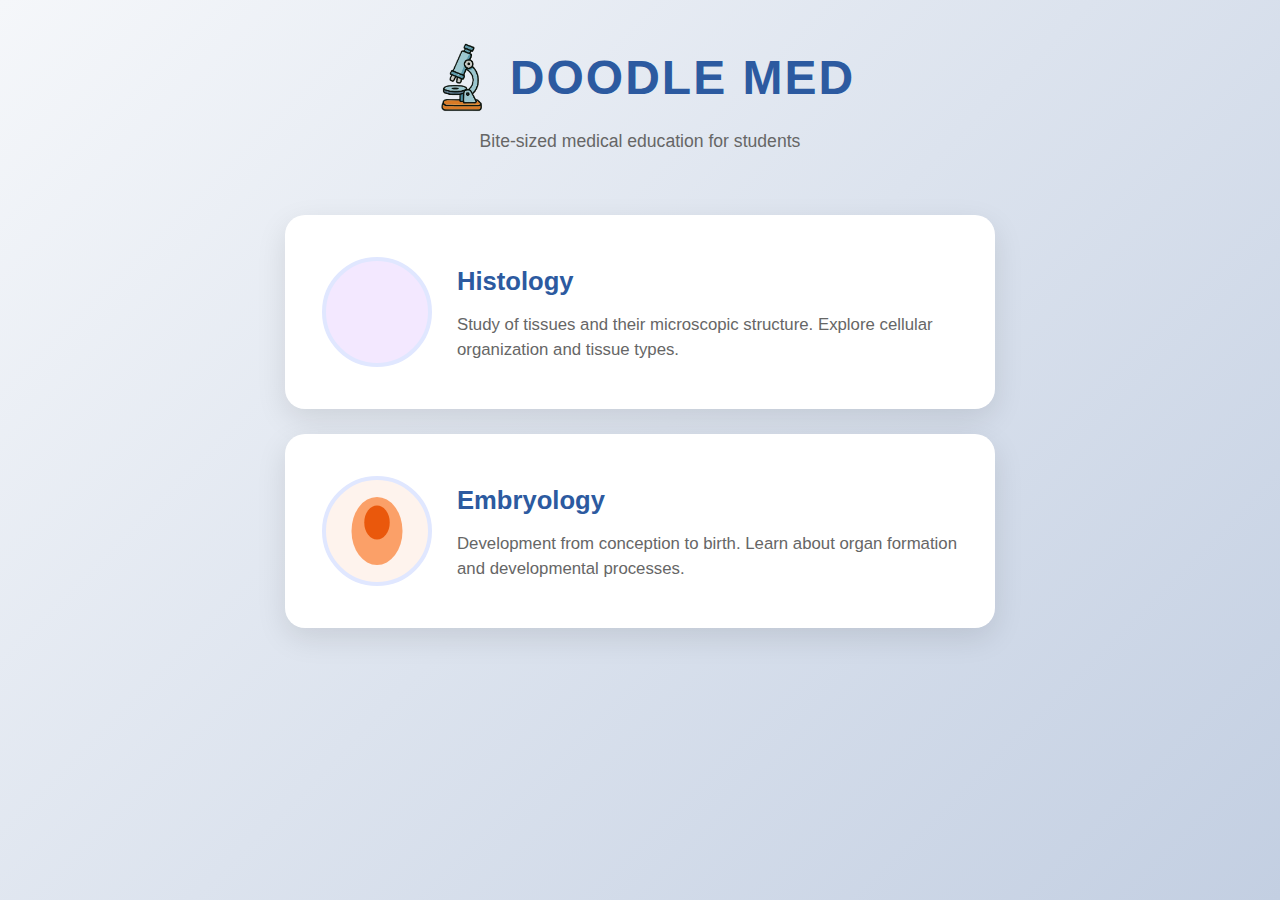
<file: index.html>
<!DOCTYPE html>
<html lang="en">
<head>
    <meta charset="UTF-8">
    <meta name="viewport" content="width=device-width, initial-scale=1.0">
    <title>DOODLEMED - Bite-sized Medical Education</title>
    <style>
        * {
            margin: 0;
            padding: 0;
            box-sizing: border-box;
        }

        body {
            font-family: 'Segoe UI', Tahoma, Geneva, Verdana, sans-serif;
            background: linear-gradient(135deg, #f5f7fa 0%, #c3cfe2 100%);
            min-height: 100vh;
            color: #333;
            line-height: 1.6;
        }

        .container {
            max-width: 600px;
            margin: 0 auto;
            padding: 20px;
        }

        header {
            text-align: center;
            margin-bottom: 40px;
            padding: 20px 0;
        }

        .logo {
            display: flex;
            align-items: center;
            justify-content: center;
            gap: 15px;
            margin-bottom: 10px;
        }

        .logo h1 {
            font-size: 3rem;
            font-weight: 700;
            color: #2c5aa0;
            letter-spacing: 2px;
        }

        .logo-img {
            width: 70px;
            height: 70px;
            object-fit: contain;
        }

        .tagline {
            color: #666;
            font-size: 1.1rem;
            margin-top: 5px;
        }

        .page {
            display: none;
        }

        .page.active {
            display: block;
        }

        /* Landing Page Styles - Vertical Layout */
        .topics-container {
            display: flex;
            flex-direction: column;
            gap: 25px;
            margin-top: 40px;
        }

        .topic-card {
            background: white;
            border-radius: 20px;
            padding: 30px;
            display: flex;
            align-items: center;
            gap: 25px;
            box-shadow: 0 10px 30px rgba(0,0,0,0.1);
            transition: all 0.3s ease;
            cursor: pointer;
            border: 2px solid transparent;
            width: 100%;
        }

        .topic-card:hover {
            transform: translateY(-5px);
            box-shadow: 0 15px 40px rgba(0,0,0,0.15);
            border-color: #2c5aa0;
        }

        .topic-icon {
            width: 100px;
            height: 100px;
            border-radius: 50%;
            background-size: cover;
            background-position: center;
            border: 4px solid #e0e7ff;
            transition: border-color 0.3s ease;
            flex-shrink: 0;
        }

        .topic-card:hover .topic-icon {
            border-color: #2c5aa0;
        }

        .topic-content {
            flex: 1;
            text-align: left;
        }

        .histology-icon {
            background-image: url('[data-uri]');
            background-color: #f3e8ff;
        }

        .embryology-icon {
            background-image: url('[data-uri]');
            background-color: #fef3ed;
        }

        .topic-title {
            font-size: 1.5rem;
            font-weight: 600;
            color: #2c5aa0;
            margin-bottom: 10px;
        }

        .topic-description {
            color: #666;
            font-size: 1rem;
            line-height: 1.5;
        }

        /* Subtopics Page Styles */
        .back-btn {
            background: #2c5aa0;
            color: white;
            border: none;
            padding: 12px 24px;
            border-radius: 25px;
            cursor: pointer;
            font-size: 1rem;
            margin-bottom: 30px;
            transition: background 0.3s ease;
        }

        .back-btn:hover {
            background: #1e3d6f;
        }

        .subtopics-grid {
            display: grid;
            gap: 25px;
        }

        .subtopic-card {
            background: white;
            border-radius: 15px;
            padding: 25px;
            box-shadow: 0 5px 20px rgba(0,0,0,0.1);
            transition: all 0.3s ease;
            cursor: pointer;
            border-left: 4px solid #2c5aa0;
        }

        .subtopic-card:hover {
            transform: translateX(5px);
            box-shadow: 0 8px 30px rgba(0,0,0,0.15);
        }

        .subtopic-title {
            font-size: 1.3rem;
            color: #2c5aa0;
            font-weight: 600;
            margin-bottom: 10px;
        }

        .subtopic-meta {
            display: flex;
            gap: 15px;
            color: #666;
            font-size: 0.9rem;
        }

        .meta-item {
            display: flex;
            align-items: center;
            gap: 5px;
        }

        /* Blog-style Content Layout */
        .content-article {
            background: white;
            border-radius: 15px;
            box-shadow: 0 5px 20px rgba(0,0,0,0.1);
            overflow: hidden;
            margin-bottom: 30px;
        }

        .article-header {
            padding: 30px 30px 20px;
            border-bottom: 1px solid #e0e7ff;
        }

        .article-title {
            font-size: 2.2rem;
            font-weight: 700;
            color: #2c5aa0;
            margin-bottom: 10px;
            line-height: 1.3;
        }

        .article-meta {
            display: flex;
            gap: 20px;
            color: #666;
            font-size: 0.9rem;
            align-items: center;
        }

        .meta-badge {
            background: #e0e7ff;
            color: #2c5aa0;
            padding: 4px 12px;
            border-radius: 12px;
            font-size: 0.8rem;
            font-weight: 500;
        }

        /* Video Section - Always at top */
        .video-section {
            padding: 30px 30px 0;
        }

        .video-container {
            position: relative;
            width: 100%;
            height: 0;
            padding-bottom: 56.25%; /* 16:9 aspect ratio */
            border-radius: 12px;
            overflow: hidden;
            margin-bottom: 20px;
            box-shadow: 0 4px 15px rgba(0,0,0,0.1);
        }

        .video-container iframe {
            position: absolute;
            top: 0;
            left: 0;
            width: 100%;
            height: 100%;
            border: 0;
            border-radius: 12px;
        }

        .video-placeholder {
            background: linear-gradient(135deg, #2c5aa0, #1e3d6f);
            color: white;
            height: 300px;
            border-radius: 12px;
            display: flex;
            flex-direction: column;
            align-items: center;
            justify-content: center;
            font-size: 1.2rem;
            margin-bottom: 20px;
            text-align: center;
            gap: 10px;
            box-shadow: 0 4px 15px rgba(0,0,0,0.1);
        }

        .video-info {
            padding: 0 0 30px;
        }

        .video-title {
            font-size: 1.2rem;
            font-weight: 600;
            color: #2c5aa0;
            margin-bottom: 8px;
        }

        .video-description {
            color: #666;
            font-size: 1rem;
            line-height: 1.5;
        }

        /* Notes Section - Always below video */
        .notes-section {
            padding: 0 30px 30px;
        }

        .notes-title {
            color: #2c5aa0;
            font-size: 1.8rem;
            font-weight: 600;
            margin-bottom: 20px;
            padding-bottom: 10px;
            border-bottom: 2px solid #e0e7ff;
        }

        .notes-content {
            font-size: 1.1rem;
            line-height: 1.8;
            color: #444;
        }

        .notes-content h3 {
            color: #2c5aa0;
            font-size: 1.3rem;
            margin: 25px 0 15px;
            font-weight: 600;
        }

        .notes-content h4 {
            color: #1e3d6f;
            font-size: 1.1rem;
            margin: 20px 0 10px;
            font-weight: 600;
        }

        .notes-content ul {
            margin: 15px 0;
            padding-left: 25px;
        }

        .notes-content li {
            margin-bottom: 8px;
        }

        .notes-content p {
            margin-bottom: 15px;
        }

        .notes-placeholder {
            color: #666;
            font-style: italic;
            text-align: center;
            padding: 40px 20px;
            background: linear-gradient(135deg, #f8fafc, #e2e8f0);
            border-radius: 12px;
            border: 2px dashed #cbd5e1;
        }

        /* Responsive Design */
        @media (max-width: 768px) {
            .container {
                max-width: 100%;
                padding: 15px;
            }

            .logo h1 {
                font-size: 2.2rem;
            }

            .topic-card {
                flex-direction: column;
                text-align: center;
                gap: 20px;
                padding: 25px 20px;
            }

            .topic-content {
                text-align: center;
            }

            .topic-icon {
                width: 90px;
                height: 90px;
            }

            .article-header {
                padding: 25px 20px 15px;
            }

            .article-title {
                font-size: 1.8rem;
            }

            .video-section {
                padding: 20px 20px 0;
            }

            .notes-section {
                padding: 0 20px 25px;
            }

            .video-placeholder {
                height: 200px;
                font-size: 1rem;
            }

            .notes-content {
                font-size: 1rem;
            }

            .article-meta {
                flex-wrap: wrap;
                gap: 10px;
            }

            .subtopic-meta {
                flex-direction: column;
                align-items: flex-start;
                gap: 8px;
            }
        }

        @media (max-width: 480px) {
            .container {
                padding: 12px;
            }

            .logo {
                gap: 10px;
            }

            .logo h1 {
                font-size: 1.8rem;
                letter-spacing: 1px;
            }

            .logo-img {
                width: 45px;
                height: 45px;
            }

            .topic-card {
                padding: 20px 15px;
                gap: 15px;
            }

            .topic-icon {
                width: 70px;
                height: 70px;
            }

            .topic-title {
                font-size: 1.3rem;
            }

            .topic-description {
                font-size: 0.9rem;
            }

            .article-header {
                padding: 20px 15px 15px;
            }

            .article-title {
                font-size: 1.6rem;
            }

            .video-section {
                padding: 15px 15px 0;
            }

            .notes-section {
                padding: 0 15px 20px;
            }

            .notes-title {
                font-size: 1.5rem;
            }

            .video-container {
                padding-bottom: 56.25%;
            }

            .video-placeholder {
                height: 180px;
                font-size: 0.9rem;
            }

            .subtopic-card {
                padding: 20px 15px;
            }
        }

        /* Large screen optimization */
        @media (min-width: 769px) {
            .container {
                max-width: 700px;
            }

            .topic-card {
                max-width: 100%;
                padding: 35px 30px;
            }

            .topic-icon {
                width: 110px;
                height: 110px;
            }

            .topic-title {
                font-size: 1.6rem;
            }

            .topic-description {
                font-size: 1.05rem;
            }
        }

        @media (min-width: 1024px) {
            .container {
                max-width: 750px;
            }

            .article-title {
                font-size: 2.5rem;
            }

            .notes-content {
                font-size: 1.15rem;
            }

            .topic-card {
                padding: 40px 35px;
            }
        }

        /* iPad specific optimizations */
        @media screen and (min-width: 768px) and (max-width: 1024px) {
            .container {
                max-width: 650px;
                padding: 25px;
            }

            .topic-card {
                padding: 35px 30px;
                gap: 25px;
            }

            .topic-icon {
                width: 100px;
                height: 100px;
            }

            .logo h1 {
                font-size: 2.5rem;
            }

            .topic-title {
                font-size: 1.5rem;
            }

            .topic-description {
                font-size: 1rem;
                line-height: 1.6;
            }
        }

        /* Touch-friendly improvements */
        @media (hover: none) and (pointer: coarse) {
            .topic-card {
                padding: 25px 20px;
            }

            .topic-card:active {
                transform: translateY(-2px);
                box-shadow: 0 8px 25px rgba(0,0,0,0.15);
            }

            .subtopic-card:active {
                transform: translateX(3px);
            }

            .back-btn:active {
                background: #1e3d6f;
            }
        }
    </style>
</head>
<body>
    <div class="container">
        <header>
            <div class="logo">
                <img src="doodlemedLogo.png" alt="doodleMed Logo" class="logo-img">
                <h1>DOODLE MED</h1>
            </div>
            <p class="tagline">Bite-sized medical education for students</p>
        </header>

        <!-- Landing Page -->
        <div id="landing" class="page active">
            <div class="topics-container">
                <div class="topic-card" onclick="showSubtopics('histology')">
                    <div class="topic-icon histology-icon"></div>
                    <div class="topic-content">
                        <h3 class="topic-title">Histology</h3>
                        <p class="topic-description">Study of tissues and their microscopic structure. Explore cellular organization and tissue types.</p>
                    </div>
                </div>

                <div class="topic-card" onclick="showSubtopics('embryology')">
                    <div class="topic-icon embryology-icon"></div>
                    <div class="topic-content">
                        <h3 class="topic-title">Embryology</h3>
                        <p class="topic-description">Development from conception to birth. Learn about organ formation and developmental processes.</p>
                    </div>
                </div>
            </div>
        </div>

        <!-- Subtopics Page -->
        <div id="subtopics" class="page">
            <button class="back-btn" onclick="showLanding()">← Back to Topics</button>
            <h2 id="subtopic-title" style="color: #2c5aa0; margin-bottom: 30px; font-size: 2rem;"></h2>
            
            <div class="subtopics-grid" id="subtopics-container">
                <!-- Subtopics are populated by JavaScript -->
            </div>
        </div>

        <!-- Content Page - Blog Style -->
        <div id="content" class="page">
            <button class="back-btn" onclick="showSubtopics(currentTopic)">← Back to Subtopics</button>
            
            <article class="content-article">
                <!-- Article Header -->
                <header class="article-header">
                    <h1 id="content-title" class="article-title"></h1>
                    <div class="article-meta">
                        <span id="topic-badge" class="meta-badge"></span>
                        <span>📚 Study Material</span>
                        <span id="video-badge"></span>
                    </div>
                </header>

                <!-- Video Section - Always first -->
                <section class="video-section">
                    <div id="video-content">
                        <!-- Video content will be inserted here by JavaScript -->
                    </div>
                    <div class="video-info">
                        <div id="video-title-display" class="video-title"></div>
                        <div id="video-description-display" class="video-description"></div>
                    </div>
                </section>

                <!-- Notes Section - Always after video -->
                <section class="notes-section">
                    <h2 class="notes-title">Study Notes & Key Concepts</h2>
                    <div id="notes-content" class="notes-content">
                        <div class="notes-placeholder">
                            📝 Comprehensive study notes will appear here
                            <br><br>
                            This section will include:
                            <br>• Key concepts and definitions
                            <br>• Detailed explanations with diagrams
                            <br>• Clinical correlations
                            <br>• Study tips and mnemonics
                            <br>• Practice questions and answers
                        </div>
                    </div>
                </section>
            </article>
        </div>
    </div>

    <script>
        let currentTopic = '';
        let currentSubtopic = '';
        
        const subtopicsData = {
            histology: [
                { 
                    title: 'Epithelial Tissue', 
                    hasVideo: true, 
                    hasNotes: true,
                    videoId: 'YE7VzlLtp-4',
                    videoTitle: 'Epithelial Tissue - Complete Overview',
                    videoDescription: 'Comprehensive study of epithelial tissue types, classifications, and their functions in the human body.'
                },
                { 
                    title: 'Connective Tissue', 
                    hasVideo: true, 
                    hasNotes: true,
                    videoTitle: 'Connective Tissue Types and Functions',
                    videoDescription: 'Explore the various types of connective tissue and their role in supporting body structures.'
                },
                { 
                    title: 'Muscle Tissue', 
                    hasVideo: false, 
                    hasNotes: true,
                    videoTitle: 'Muscle Tissue Histology',
                    videoDescription: 'Understanding the three types of muscle tissue: skeletal, cardiac, and smooth muscle.'
                },
                { 
                    title: 'Nervous Tissue', 
                    hasVideo: true, 
                    hasNotes: true,
                    videoTitle: 'Nervous Tissue Structure and Function',
                    videoDescription: 'Detailed examination of neurons, glial cells, and nervous tissue organization.'
                },
                { 
                    title: 'Blood and Hematopoiesis', 
                    hasVideo: false, 
                    hasNotes: true,
                    videoTitle: 'Blood Formation and Components',
                    videoDescription: 'Study of blood cells, plasma, and the process of hematopoiesis.'
                }
            ],
            embryology: [
                { 
                    title: 'Lymph Node Development', 
                    hasVideo: false, 
                    hasNotes: true,
                    videoTitle: 'Lymphatic System Development',
                    videoDescription: 'Formation and development of lymph nodes during embryogenesis.'
                },
                { 
                    title: 'Heart Development', 
                    hasVideo: false, 
                    hasNotes: true,
                    videoTitle: 'Cardiac Development Process',
                    videoDescription: 'Step-by-step formation of the heart from early cardiac tube to four-chambered organ.'
                },
                { 
                    title: 'Neural Tube Formation', 
                    hasVideo: false, 
                    hasNotes: true,
                    videoTitle: 'Neurulation and Neural Development',
                    videoDescription: 'Formation of the neural tube and early nervous system development.'
                },
                { 
                    title: 'Gastrulation', 
                    hasVideo: false, 
                    hasNotes: true,
                    videoTitle: 'Gastrulation Process',
                    videoDescription: 'Formation of the three primary germ layers during early embryonic development.'
                },
                { 
                    title: 'Organ System Development', 
                    hasVideo: false, 
                    hasNotes: true,
                    videoTitle: 'Organogenesis Overview',
                    videoDescription: 'Development of major organ systems from germ layer differentiation.'
                }
            ]
        };

        function showPage(pageId) {
            document.querySelectorAll('.page').forEach(page => {
                page.classList.remove('active');
            });
            document.getElementById(pageId).classList.add('active');
        }

        function showLanding() {
            showPage('landing');
        }

        function showSubtopics(topic) {
            currentTopic = topic;
            showPage('subtopics');
            
            document.getElementById('subtopic-title').textContent = 
                topic.charAt(0).toUpperCase() + topic.slice(1) + ' Topics';
            
            const container = document.getElementById('subtopics-container');
            container.innerHTML = '';
            
            subtopicsData[topic].forEach(subtopic => {
                const card = document.createElement('div');
                card.className = 'subtopic-card';
                card.onclick = () => showContent(subtopic);
                
                card.innerHTML = `
                    <h4 class="subtopic-title">${subtopic.title}</h4>
                    <div class="subtopic-meta">
                        <span class="meta-item">
                            ${subtopic.hasVideo ? '🎥 Video Available' : '📝 Study Notes'}
                        </span>
                        <span class="meta-item">
                            📚 Detailed Content
                        </span>
                    </div>
                `;
                
                container.appendChild(card);
            });
        }

        function showContent(subtopic) {
            currentSubtopic = subtopic;
            showPage('content');
            
            // Set article title and meta information
            document.getElementById('content-title').textContent = subtopic.title;
            document.getElementById('topic-badge').textContent = 
                currentTopic.charAt(0).toUpperCase() + currentTopic.slice(1);
            
            // Set video badge
            const videoBadge = document.getElementById('video-badge');
            videoBadge.textContent = subtopic.hasVideo ? '🎥 Video Content' : '📝 Text Content';
            
            // Set video info
            document.getElementById('video-title-display').textContent = 
                subtopic.videoTitle || subtopic.title;
            document.getElementById('video-description-display').textContent = 
                subtopic.videoDescription || 'Educational content for ' + subtopic.title;
            
            // Handle video content
            const videoContent = document.getElementById('video-content');
            
            if (subtopic.hasVideo && subtopic.videoId) {
                // Show actual YouTube video
                videoContent.innerHTML = `
                    <div class="video-container">
                        <iframe 
                            src="https://www.youtube.com/embed/${subtopic.videoId}" 
                            title="${subtopic.videoTitle || subtopic.title}"
                            frameborder="0" 
                            allow="accelerometer; autoplay; clipboard-write; encrypted-media; gyroscope; picture-in-picture; web-share" 
                            referrerpolicy="strict-origin-when-cross-origin"
                            allowfullscreen>
                        </iframe>
                    </div>
                `;
            } else if (subtopic.hasVideo) {
                // Show placeholder for topics that should have video but don't have one yet
                videoContent.innerHTML = `
                    <div class="video-placeholder">
                        <div style="font-size: 3rem;">🎥</div>
                        <div style="font-size: 1.3rem; font-weight: 600;">Video Content Coming Soon</div>
                        <small style="opacity: 0.8;">Educational video for ${subtopic.title}</small>
                    </div>
                `;
            } else {
                // Show study-focused placeholder
                videoContent.innerHTML = `
                    <div class="video-placeholder">
                        <div style="font-size: 3rem;">📚</div>
                        <div style="font-size: 1.3rem; font-weight: 600;">Detailed Study Material</div>
                        <small style="opacity: 0.8;">Comprehensive notes and learning resources for ${subtopic.title}</small>
                    </div>
                `;
            }
            
            // Scroll to top of content
            window.scrollTo({ top: 0, behavior: 'smooth' });
        }

        // Make the site responsive to orientation changes
        window.addEventListener('orientationchange', function() {
            setTimeout(function() {
                window.scrollTo(0, 0);
            }, 100);
        });

        // Smooth scrolling for better UX
        document.addEventListener('DOMContentLoaded', function() {
            // Add smooth scrolling to all internal links
            document.querySelectorAll('a[href^="#"]').forEach(anchor => {
                anchor.addEventListener('click', function (e) {
                    e.preventDefault();
                    const target = document.querySelector(this.getAttribute('href'));
                    if (target) {
                        target.scrollIntoView({
                            behavior: 'smooth',
                            block: 'start'
                        });
                    }
                });
            });
        });
    </script>
</body>
</html>
</file>
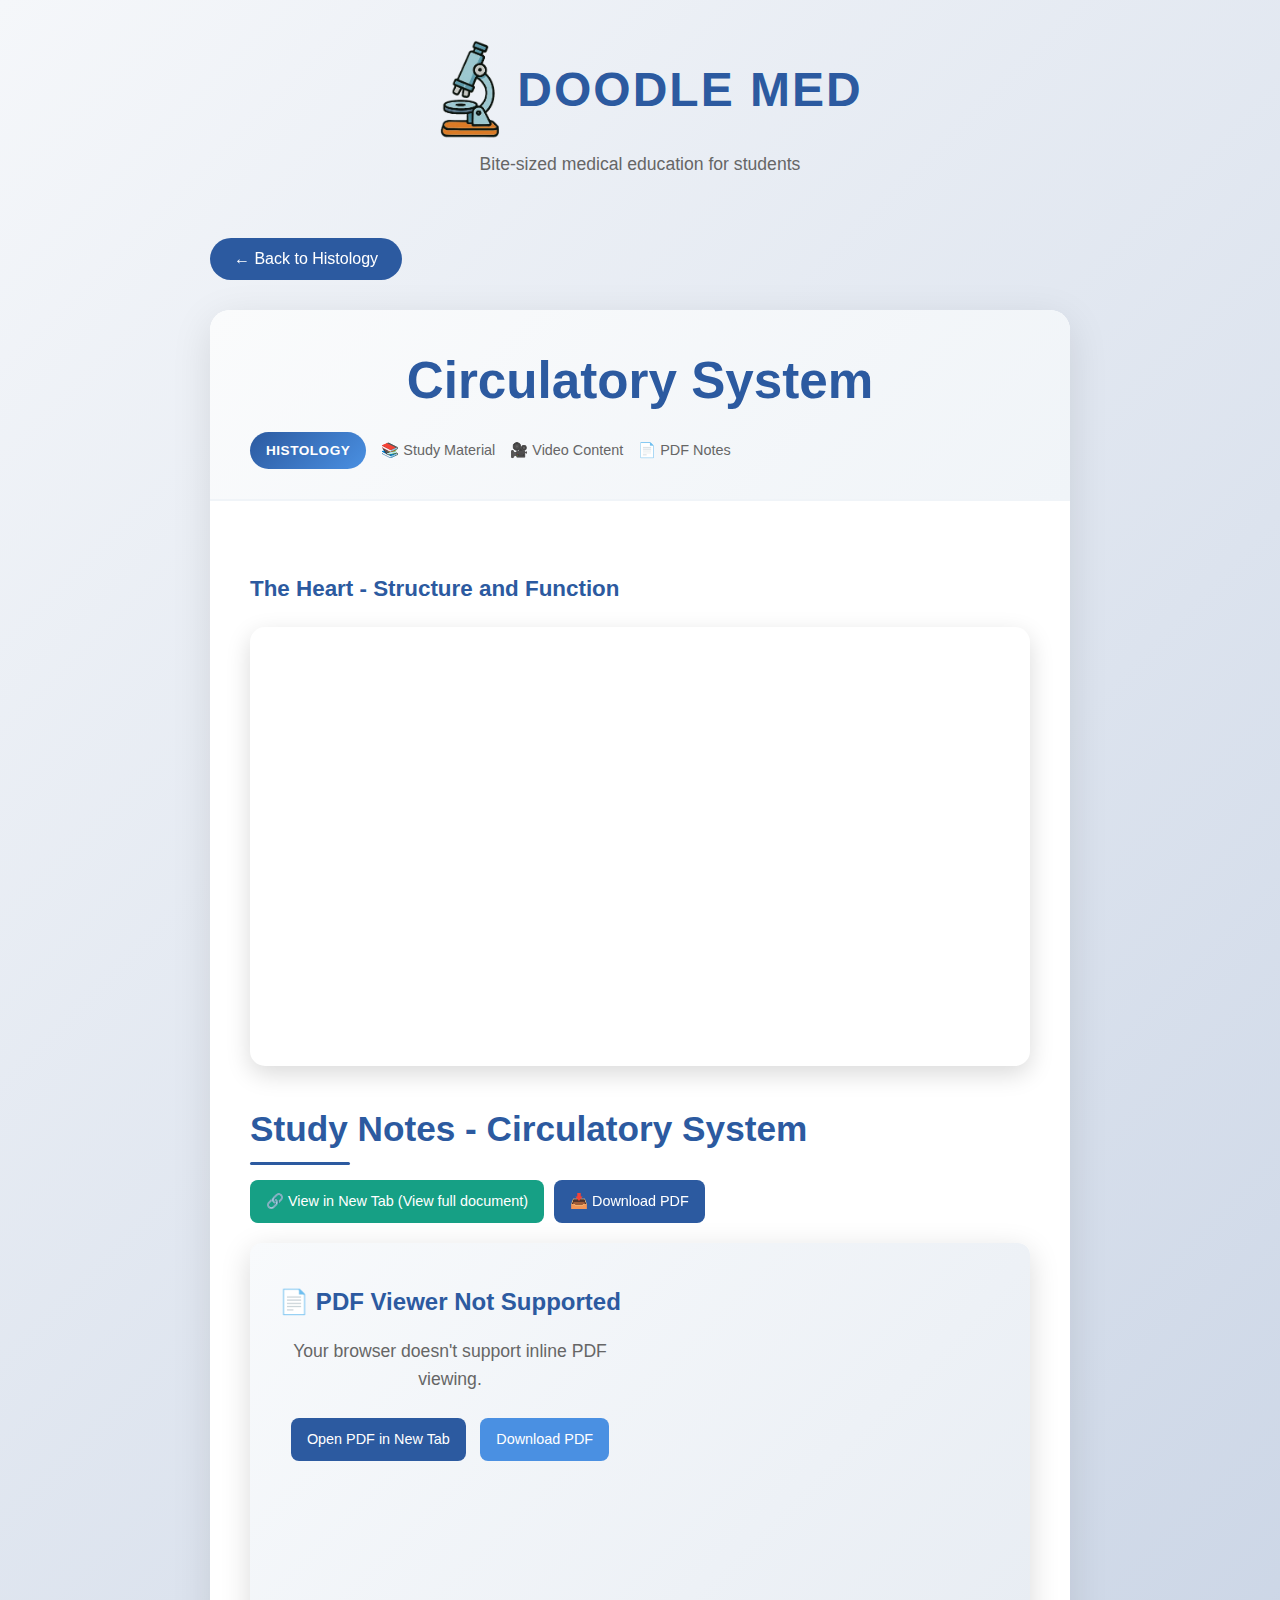
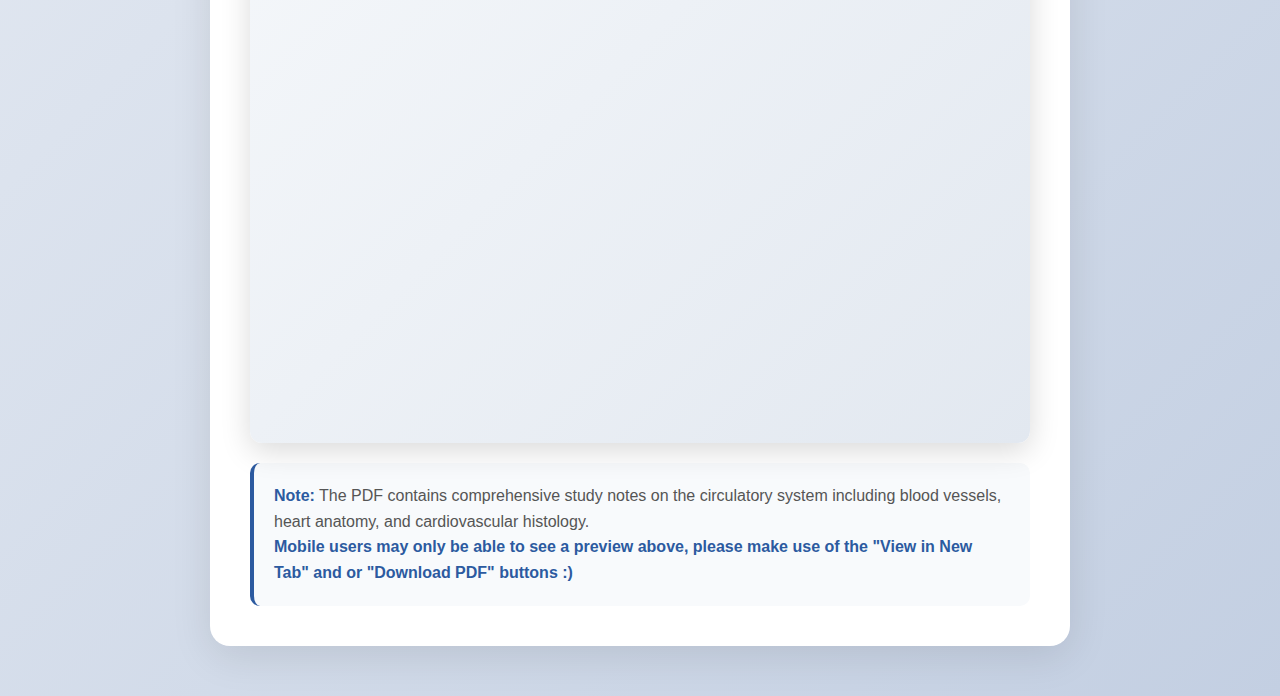
<file: histology/circulatory-system.html>
<!DOCTYPE html>
<html lang="en">
<head>
    <meta charset="UTF-8">
    <meta name="viewport" content="width=device-width, initial-scale=1.0">
    <title>Circulatory System - Histology - DOODLEMED</title>
    <meta name="description" content="Comprehensive study of circulatory system histology including heart structure, blood vessels, and cardiovascular tissue components.">
    <link rel="stylesheet" href="../css/styles.css">
</head>
<body>
    <div class="container">
        <header>
            <div class="logo">
                <img src="../doodlemedLogo.png" alt="doodleMed Logo" class="logo-img">
                <h1>DOODLE MED</h1>
            </div>
            <p class="tagline">Bite-sized medical education for students</p>
        </header>

        <nav>
            <button class="back-btn" onclick="window.location.href='histology.html'">← Back to Histology</button>
        </nav>

        <main>
            <article class="content-article">
                <!-- Article Header -->
                <header class="article-header">
                    <h1 class="article-title">Circulatory System</h1>
                    <div class="article-meta">
                        <span class="meta-badge">Histology</span>
                        <span>📚 Study Material</span>
                        <span>🎥 Video Content</span>
                        <span>📄 PDF Notes</span>
                    </div>
                </header>

                <!-- Video Section -->
                <section class="video-section">
                    <div class="video-info">
                        <h2 class="video-title">The Heart - Structure and Function</h2>
                    </div>
                    <div class="video-container">
                        <iframe 
                            src="https://www.youtube.com/embed/zHPMpLipDTo" 
                            title="The Heart - Structure and Function"
                            frameborder="0" 
                            allow="accelerometer; autoplay; clipboard-write; encrypted-media; gyroscope; picture-in-picture; web-share" 
                            referrerpolicy="strict-origin-when-cross-origin"
                            allowfullscreen>
                        </iframe>
                    </div>
                </section>

                <!-- PDF Section -->
                <section class="pdf-section">
                    <div class="pdf-header">
                        <h2 class="pdf-title">Study Notes - Circulatory System</h2>
                        <div class="pdf-controls">
                            <a href="pdfs/circulatory-system-notes.pdf" target="_blank" class="view-tab-btn">
                                🔗 View in New Tab (View full document)
                            </a>
                            <a href="pdfs/circulatory-system-notes.pdf" download class="download-btn">
                                📥 Download PDF
                            </a>
                        </div>
                    </div>
                    
                    <div class="pdf-container">
                        <iframe 
                            src="pdfs/circulatory-system-notes.pdf#toolbar=1&navpanes=1&scrollbar=1" 
                            type="application/pdf"
                            title="Circulatory System Study Notes"
                            class="pdf-viewer">
                        </iframe>
                        
                        <!-- Fallback for browsers that don't support PDF viewing -->
                        <div class="pdf-fallback">
                            <div class="fallback-content">
                                <h3>📄 PDF Viewer Not Supported</h3>
                                <p>Your browser doesn't support inline PDF viewing.</p>
                                <a href="pdfs/circulatory-system-notes.pdf" target="_blank" class="view-pdf-btn">
                                    Open PDF in New Tab
                                </a>
                                <a href="pdfs/circulatory-system-notes.pdf" download class="download-pdf-btn">
                                    Download PDF
                                </a>
                            </div>
                        </div>
                    </div>
                    
                    <div class="pdf-info">
                        <p class="pdf-note">
                            <strong>Note:</strong> The PDF contains comprehensive study notes on the circulatory system including blood vessels, heart anatomy, and cardiovascular histology.<br>
                            <strong>Mobile users may only be able to see a preview above, please make use of the "View in New Tab" and or "Download PDF" buttons :)</strong>
                        </p>
                    </div>
                </section>
            </article>
        </main>
    </div>

    <script>
        // Fullscreen functionality
        function toggleFullscreen() {
            const pdfContainer = document.querySelector('.pdf-container');
            const pdfViewer = document.querySelector('.pdf-viewer');
            
            if (!document.fullscreenElement) {
                pdfContainer.requestFullscreen().then(() => {
                    pdfViewer.style.height = '100vh';
                }).catch(err => {
                    console.log('Error attempting to enable fullscreen:', err.message);
                });
            } else {
                document.exitFullscreen().then(() => {
                    pdfViewer.style.height = '';
                });
            }
        }

        // Handle fullscreen change events
        document.addEventListener('fullscreenchange', () => {
            const pdfViewer = document.querySelector('.pdf-viewer');
            if (!document.fullscreenElement) {
                pdfViewer.style.height = '';
            }
        });

        // Check if PDF is supported and show/hide fallback
        window.addEventListener('load', () => {
            const pdfViewer = document.querySelector('.pdf-viewer');
            const fallback = document.querySelector('.pdf-fallback');
            
            // Simple check for PDF support
            if (navigator.mimeTypes['application/pdf'] || navigator.plugins['Chrome PDF Viewer']) {
                fallback.style.display = 'none';
            } else {
                pdfViewer.style.display = 'none';
                fallback.style.display = 'block';
            }
        });
    </script>
</body>
</html>
</file>
<file: css/styles.css>
/* ===== RESET & BASE STYLES ===== */
* {
    margin: 0;
    padding: 0;
    box-sizing: border-box;
}

body {
    font-family: 'Segoe UI', Tahoma, Geneva, Verdana, sans-serif;
    background: linear-gradient(135deg, #f5f7fa 0%, #c3cfe2 100%);
    min-height: 100vh;
    color: #333;
    line-height: 1.6;
}

.container {
    max-width: 700px;
    margin: 0 auto;
    padding: 20px;
}

/* ===== HEADER STYLES ===== */
header {
    text-align: center;
    margin-bottom: 40px;
    padding: 20px 0;
}

.logo {
    display: flex;
    align-items: center;
    justify-content: center;
    margin-bottom: 10px;
}

.logo h1 {
    font-size: 3rem;
    font-weight: 700;
    color: #2c5aa0;
    letter-spacing: 2px;
}

.logo-img {
    width: 100px;
    height: 100px;
    object-fit: contain;
}

.tagline {
    color: #666;
    font-size: 1.1rem;
    margin-top: 5px;
}

/* ===== NAVIGATION STYLES ===== */
nav {
    margin-bottom: 30px;
}

.back-btn {
    background: #2c5aa0;
    color: white;
    border: none;
    padding: 12px 24px;
    border-radius: 25px;
    cursor: pointer;
    font-size: 1rem;
    transition: background 0.3s ease;
    display: inline-flex;
    align-items: center;
    gap: 8px;
    text-decoration: none;
}

.back-btn:hover {
    background: #1e3d6f;
    transform: translateY(-1px);
}

.back-btn:active {
    transform: translateY(0);
}

/* ===== PAGE TITLES ===== */
.page-title {
    color: #2c5aa0;
    font-size: 2.5rem;
    font-weight: 700;
    margin-bottom: 40px;
    text-align: center;
    position: relative;
}

.page-title::after {
    content: '';
    position: absolute;
    bottom: -10px;
    left: 50%;
    transform: translateX(-50%);
    width: 100px;
    height: 4px;
    background: linear-gradient(90deg, #2c5aa0, #4a90e2);
    border-radius: 2px;
}

/* ===== LANDING PAGE STYLES ===== */
.topics-container {
    display: flex;
    flex-direction: column;
    gap: 30px;
    margin-top: 40px;
}

.topic-card {
    background: white;
    border-radius: 20px;
    padding: 35px 30px;
    display: flex;
    align-items: center;
    gap: 25px;
    box-shadow: 0 10px 30px rgba(0,0,0,0.1);
    transition: all 0.3s ease;
    cursor: pointer;
    border: 2px solid transparent;
    width: 100%;
    text-decoration: none;
    color: inherit;
}

.topic-card:hover {
    transform: translateY(-8px);
    box-shadow: 0 20px 40px rgba(0,0,0,0.15);
    border-color: #2c5aa0;
}

.topic-icon {
    width: 110px;
    height: 110px;
    border-radius: 50%;
    background-size: cover;
    background-position: center;
    border: 4px solid #e0e7ff;
    transition: all 0.3s ease;
    flex-shrink: 0;
}

.topic-card:hover .topic-icon {
    border-color: #2c5aa0;
    transform: scale(1.05);
}

.topic-content {
    flex: 1;
    text-align: left;
}

.histology-icon {
    background-image: url('../histology/histIcon.png');
    background-size: cover;
    background-position: center;
    background-color: transparent;
}

.embryology-icon {
    background-image: url('../histology/embIcon.png');
    background-size: cover;
    background-position: center;
    background-color: transparent;
}

.lymphatic-icon {
    background: linear-gradient(135deg, #e3f2fd, #2196f3);
    position: relative;
}

.lymphatic-icon::after {
    content: '🔬';
    position: absolute;
    top: 50%;
    left: 50%;
    transform: translate(-50%, -50%);
    font-size: 3rem;
}

.circulatory-icon {
    background: linear-gradient(135deg, #ffebee, #f44336);
    position: relative;
}

.circulatory-icon::after {
    content: '❤️';
    position: absolute;
    top: 50%;
    left: 50%;
    transform: translate(-50%, -50%);
    font-size: 3rem;
}

.topic-title {
    font-size: 1.8rem;
    font-weight: 700;
    color: #2c5aa0;
    margin-bottom: 12px;
}

.topic-description {
    color: #666;
    font-size: 1.1rem;
    line-height: 1.6;
}

/* ===== SUBTOPICS PAGE STYLES ===== */
.subtopics-grid {
    display: grid;
    gap: 25px;
    margin-top: 20px;
}

.subtopic-card {
    background: white;
    border-radius: 15px;
    padding: 30px;
    box-shadow: 0 5px 20px rgba(0,0,0,0.1);
    transition: all 0.3s ease;
    cursor: pointer;
    border-left: 5px solid #2c5aa0;
    text-decoration: none;
    color: inherit;
}

.subtopic-card:hover {
    transform: translateX(8px);
    box-shadow: 0 10px 35px rgba(0,0,0,0.15);
    border-left-width: 8px;
}

.subtopic-title {
    font-size: 1.4rem;
    color: #2c5aa0;
    font-weight: 700;
    margin-bottom: 15px;
}

.subtopic-meta {
    display: flex;
    gap: 15px;
    color: #666;
    font-size: 0.9rem;
    margin-bottom: 15px;
    flex-wrap: wrap;
}

.meta-item {
    display: flex;
    align-items: center;
    gap: 5px;
    background: #f8fafc;
    padding: 4px 10px;
    border-radius: 20px;
    font-size: 0.85rem;
}

.subtopic-preview {
    color: #555;
    font-size: 1rem;
    line-height: 1.5;
    margin: 0;
}

/* ===== CONTENT PAGE STYLES ===== */
.content-article {
    background: white;
    border-radius: 20px;
    box-shadow: 0 10px 40px rgba(0,0,0,0.1);
    overflow: hidden;
    margin-bottom: 30px;
}

.article-header {
    padding: 40px 40px 30px;
    border-bottom: 2px solid #f0f4f8;
    background: linear-gradient(135deg, #fafbfc 0%, #f0f4f8 100%);
}

.article-title {
    font-size: 2.8rem;
    font-weight: 800;
    color: #2c5aa0;
    margin-bottom: 20px;
    line-height: 1.2;
}

.article-meta {
    display: flex;
    gap: 15px;
    color: #666;
    font-size: 0.9rem;
    align-items: center;
    flex-wrap: wrap;
}

.meta-badge {
    background: linear-gradient(135deg, #2c5aa0, #4a90e2);
    color: white;
    padding: 8px 16px;
    border-radius: 20px;
    font-size: 0.85rem;
    font-weight: 600;
    text-transform: uppercase;
    letter-spacing: 0.5px;
}

/* ===== VIDEO SECTION ===== */
.video-section {
    padding: 30px 40px 10px;
}

.video-container {
    position: relative;
    width: 100%;
    height: 0;
    padding-bottom: 56.25%; /* 16:9 aspect ratio */
    border-radius: 15px;
    overflow: hidden;
    margin-bottom: 15px;
    box-shadow: 0 8px 25px rgba(0,0,0,0.15);
}

.video-container iframe {
    position: absolute;
    top: 0;
    left: 0;
    width: 100%;
    height: 100%;
    border: 0;
    border-radius: 15px;
}

.video-placeholder {
    background: linear-gradient(135deg, #2c5aa0, #1e3d6f);
    color: white;
    height: 300px;
    border-radius: 15px;
    display: flex;
    flex-direction: column;
    align-items: center;
    justify-content: center;
    font-size: 1.2rem;
    margin-bottom: 15px;
    text-align: center;
    gap: 12px;
    box-shadow: 0 8px 25px rgba(0,0,0,0.15);
}

.video-info {
    padding: 0 0 10px;
}

.video-title {
    font-size: 1.4rem;
    font-weight: 700;
    color: #2c5aa0;
    margin-bottom: 10px;
}

.video-description {
    color: #666;
    font-size: 1.05rem;
    line-height: 1.6;
}

/* ===== PDF SECTION STYLES ===== */
.pdf-section {
    padding: 10px 40px 40px;
}

.pdf-header {
    display: flex;
    justify-content: space-between;
    align-items: center;
    margin-bottom: 20px;
    flex-wrap: wrap;
    gap: 15px;
}

.pdf-title {
    color: #2c5aa0;
    font-size: 2rem;
    font-weight: 700;
    margin: 0;
    position: relative;
    padding-bottom: 8px;
}

.pdf-title::after {
    content: '';
    position: absolute;
    bottom: 0;
    left: 0;
    width: 100px;
    height: 3px;
    background: #2c5aa0;
    border-radius: 2px;
}

.pdf-controls {
    display: flex;
    gap: 10px;
    align-items: center;
    flex-wrap: wrap;
}

.download-btn,
.fullscreen-btn,
.view-pdf-btn,
.download-pdf-btn,
.view-tab-btn {
    background: #2c5aa0;
    color: white;
    border: none;
    padding: 10px 16px;
    border-radius: 8px;
    cursor: pointer;
    font-size: 0.9rem;
    transition: all 0.3s ease;
    text-decoration: none;
    display: inline-flex;
    align-items: center;
    gap: 6px;
    font-weight: 500;
}

.download-btn:hover,
.fullscreen-btn:hover,
.view-pdf-btn:hover,
.download-pdf-btn:hover,
.view-tab-btn:hover {
    background: #1e3d6f;
    transform: translateY(-1px);
    box-shadow: 0 4px 12px rgba(44, 90, 160, 0.3);
}

.fullscreen-btn {
    background: #4a90e2;
}

.fullscreen-btn:hover {
    background: #2c5aa0;
}

.view-tab-btn {
    background: #16a085;
}

.view-tab-btn:hover {
    background: #138d75;
}

.pdf-container {
    position: relative;
    width: 100%;
    height: 700px;
    border-radius: 12px;
    overflow: hidden;
    box-shadow: 0 8px 30px rgba(0,0,0,0.15);
    background: #f8fafc;
    margin-bottom: 20px;
}

.pdf-viewer {
    width: 100%;
    height: 100%;
    border: none;
    border-radius: 12px;
    background: white;
}

.pdf-fallback {
    display: none;
    position: absolute;
    top: 0;
    left: 0;
    width: 100%;
    height: 100%;
    background: linear-gradient(135deg, #f8fafc 0%, #e2e8f0 100%);
    border-radius: 12px;
    align-items: center;
    justify-content: center;
}

.fallback-content {
    text-align: center;
    padding: 40px 20px;
    max-width: 400px;
}

.fallback-content h3 {
    color: #2c5aa0;
    font-size: 1.5rem;
    margin-bottom: 15px;
}

.fallback-content p {
    color: #666;
    font-size: 1.1rem;
    margin-bottom: 25px;
    line-height: 1.6;
}

.view-pdf-btn {
    margin-right: 10px;
    margin-bottom: 10px;
}

.download-pdf-btn {
    background: #4a90e2;
}

.pdf-info {
    background: #f8fafc;
    border-radius: 10px;
    padding: 20px;
    border-left: 4px solid #2c5aa0;
}

.pdf-note {
    color: #555;
    font-size: 1rem;
    line-height: 1.6;
    margin: 0;
}

.pdf-note strong {
    color: #2c5aa0;
}

/* Fullscreen specific styles */
.pdf-container:fullscreen {
    border-radius: 0;
    background: #000;
}

.pdf-container:fullscreen .pdf-viewer {
    border-radius: 0;
    height: 100vh;
}

/* ===== TABLE STYLES ===== */
table {
    border-collapse: collapse;
    margin: 25px 0;
    font-size: 0.95rem;
    box-shadow: 0 4px 15px rgba(0,0,0,0.1);
    border-radius: 10px;
    overflow: hidden;
    width: 100%;
    display: block;
    overflow-x: auto;
    white-space: nowrap;
}

table th {
    background: linear-gradient(135deg, #2c5aa0, #4a90e2);
    color: white;
    font-weight: 600;
    text-align: left;
    padding: 15px;
}

table td {
    padding: 12px 15px;
    border-bottom: 1px solid #e0e7ff;
}

table tr:nth-child(even) {
    background: #f8fafc;
}

table tr:hover {
    background: #e0e7ff;
    transition: background 0.2s ease;
}

/* ===== RESPONSIVE DESIGN ===== */

/* Tablet Styles */
@media (max-width: 768px) {
    .container {
        max-width: 100%;
        padding: 15px;
    }

    .logo h1 {
        font-size: 2.5rem;
    }

    .topic-card {
        flex-direction: column;
        text-align: center;
        gap: 20px;
        padding: 30px 25px;
    }

    .topic-content {
        text-align: center;
    }

    .topic-icon {
        width: 90px;
        height: 90px;
    }

    .page-title {
        font-size: 2rem;
    }

    .article-header {
        padding: 30px 25px 25px;
    }

    .article-title {
        font-size: 2.2rem;
    }

    .video-section {
        padding: 20px 25px 10px;
    }

    .pdf-section {
        padding: 10px 25px 30px;
    }

    .video-placeholder {
        height: 220px;
        font-size: 1.1rem;
    }

    .article-meta {
        gap: 10px;
    }

    .subtopic-meta {
        flex-direction: column;
        align-items: flex-start;
        gap: 8px;
    }

    .subtopic-card {
        padding: 25px 20px;
    }

    /* PDF specific tablet styles */
    .pdf-header {
        flex-direction: column;
        align-items: flex-start;
        gap: 15px;
    }

    .pdf-title {
        font-size: 1.8rem;
    }

    .pdf-container {
        height: 600px;
    }

    .pdf-controls {
        width: 100%;
        justify-content: flex-start;
    }

    /* Table responsiveness */
    table {
        font-size: 0.9rem;
        display: block;
        overflow-x: auto;
    }
}

/* Mobile Styles */
@media (max-width: 480px) {
    .container {
        padding: 12px;
    }

    .logo {
        gap: 10px;
    }

    .logo h1 {
        font-size: 2rem;
        letter-spacing: 1px;
    }

    .logo-img {
        width: 50px;
        height: 50px;
    }

    .topic-card {
        padding: 25px 20px;
        gap: 15px;
    }

    .topic-icon {
        width: 80px;
        height: 80px;
    }

    .topic-title {
        font-size: 1.5rem;
    }

    .topic-description {
        font-size: 1rem;
    }

    .page-title {
        font-size: 1.8rem;
    }

    .article-header {
        padding: 25px 20px 20px;
    }

    .article-title {
        font-size: 1.9rem;
    }

    .video-section {
        padding: 15px 20px 8px;
    }

    .pdf-section {
        padding: 8px 20px 25px;
    }

    .pdf-title {
        font-size: 1.6rem;
    }

    .video-placeholder {
        height: 180px;
        font-size: 1rem;
    }

    .subtopic-card {
        padding: 20px 15px;
    }

    /* PDF specific mobile styles */
    .pdf-header {
        flex-direction: column;
        align-items: stretch;
        gap: 15px;
    }

    .pdf-controls {
        flex-direction: column;
        gap: 8px;
    }

    .pdf-container {
        height: 500px;
    }

    .download-btn,
    .fullscreen-btn,
    .view-pdf-btn,
    .download-pdf-btn,
    .view-tab-btn {
        width: 100%;
        justify-content: center;
        padding: 12px;
        font-size: 0.95rem;
    }

    .pdf-info {
        padding: 15px;
    }

    .pdf-note {
        font-size: 0.95rem;
    }

    .fallback-content {
        padding: 30px 15px;
    }

    .fallback-content h3 {
        font-size: 1.3rem;
    }

    .fallback-content p {
        font-size: 1rem;
    }

    /* Table mobile responsiveness */
    table {
        font-size: 0.85rem;
        display: block;
        overflow-x: auto;
        white-space: nowrap;
    }

    table th, table td {
        padding: 10px 8px;
        min-width: 120px;
    }
}

/* Extra small mobile devices */
@media (max-width: 320px) {
    .container {
        padding: 10px;
    }

    .logo h1 {
        font-size: 1.8rem;
    }

    .topic-title {
        font-size: 1.3rem;
    }

    .article-title {
        font-size: 1.7rem;
    }

    .pdf-title {
        font-size: 1.4rem;
    }

    .video-placeholder {
        height: 160px;
        font-size: 0.9rem;
    }

    .pdf-container {
        height: 400px;
    }

    .download-btn,
    .fullscreen-btn,
    .view-pdf-btn,
    .download-pdf-btn,
    .view-tab-btn {
        font-size: 0.9rem;
        padding: 10px;
    }
}

/* Large Screen Styles */
@media (min-width: 1024px) {
    .container {
        max-width: 900px;
    }

    .article-title {
        font-size: 3.2rem;
    }

    .topic-card {
        padding: 40px 35px;
    }

    .topic-icon {
        width: 120px;
        height: 120px;
    }

    .topic-title {
        font-size: 2rem;
    }

    .topic-description {
        font-size: 1.15rem;
    }

    .pdf-container {
        height: 800px;
    }

    .pdf-title {
        font-size: 2.2rem;
    }
}

/* Touch-Friendly Improvements */
@media (hover: none) and (pointer: coarse) {
    .topic-card:active {
        transform: translateY(-4px);
        box-shadow: 0 15px 35px rgba(0,0,0,0.15);
    }

    .subtopic-card:active {
        transform: translateX(4px);
    }

    .back-btn:active,
    .download-btn:active,
    .fullscreen-btn:active {
        background: #1e3d6f;
        transform: translateY(0);
    }
}

/* Loading and Transitions */
.topic-card,
.subtopic-card,
.back-btn,
.download-btn,
.fullscreen-btn {
    will-change: transform;
}

/* Print Styles */
@media print {
    .back-btn,
    .video-section,
    .pdf-controls {
        display: none;
    }
    
    body {
        background: white;
    }
    
    .container {
        max-width: 100%;
        padding: 0;
    }
    
    .content-article {
        box-shadow: none;
        border-radius: 0;
    }

    .pdf-container {
        box-shadow: none;
        page-break-inside: avoid;
    }

    .pdf-info {
        background: white;
        border: 1px solid #ccc;
    }
}
</file>
